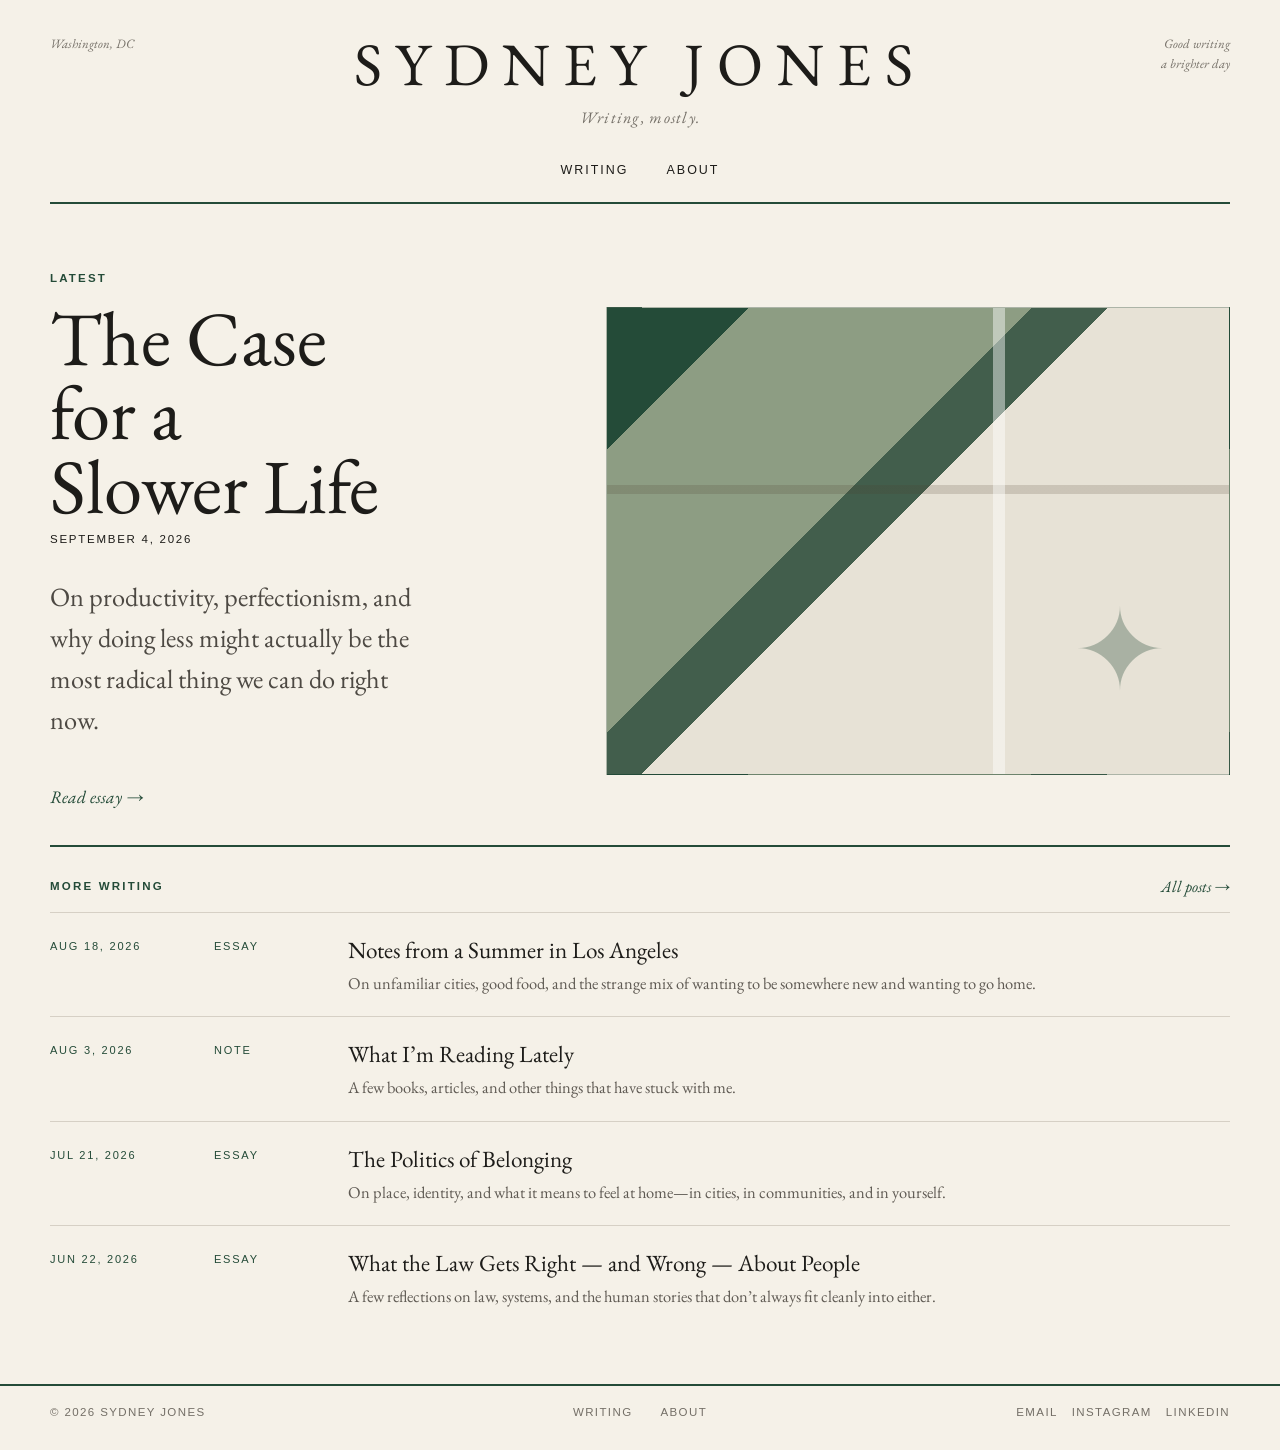
<file: index.html>
<!doctype html><html lang="en"><head><meta charset="utf-8"><meta name="viewport" content="width=device-width, initial-scale=1"><title>Sydney Jones — Writing</title><link rel="stylesheet" href="styles.css"></head><body>
<header class="site-header"><div class="shell"><div class="topline"><div class="corner">Washington, DC</div><a class="brand" href="index.html"><h1>SYDNEY JONES</h1><p>Writing, mostly.</p></a><div class="corner right">Good writing<br>a brighter day</div></div><nav class="nav"><a href="writing.html">Writing</a><a href="about.html">About</a></nav><hr class="rule"></div></header>
<main class="shell"><section class="hero"><div><div class="eyebrow">Latest</div><h2>The Case for a Slower Life</h2><p class="date">September 4, 2026</p><p class="deck">On productivity, perfectionism, and why doing less might actually be the most radical thing we can do right now.</p><a class="read-link" href="article.html">Read essay →</a></div><a class="hero-art" href="article.html" aria-label="Read The Case for a Slower Life"></a></section>
<section class="archive"><div class="archive-head"><div class="section-title">More writing</div><a href="writing.html">All posts →</a></div>
<div class="post-row"><div class="post-date">Aug 18, 2026</div><div class="post-type">Essay</div><div><h3><a href="article.html">Notes from a Summer in Los Angeles</a></h3><p>On unfamiliar cities, good food, and the strange mix of wanting to be somewhere new and wanting to go home.</p></div></div>
<div class="post-row"><div class="post-date">Aug 3, 2026</div><div class="post-type">Note</div><div><h3><a href="article.html">What I’m Reading Lately</a></h3><p>A few books, articles, and other things that have stuck with me.</p></div></div>
<div class="post-row"><div class="post-date">Jul 21, 2026</div><div class="post-type">Essay</div><div><h3><a href="article.html">The Politics of Belonging</a></h3><p>On place, identity, and what it means to feel at home—in cities, in communities, and in yourself.</p></div></div>
<div class="post-row"><div class="post-date">Jun 22, 2026</div><div class="post-type">Essay</div><div><h3><a href="article.html">What the Law Gets Right — and Wrong — About People</a></h3><p>A few reflections on law, systems, and the human stories that don’t always fit cleanly into either.</p></div></div>
</section></main>
<footer><div class="shell footer-inner"><div>© 2026 Sydney Jones</div><div class="footer-nav"><a href="writing.html">Writing</a><a href="about.html">About</a></div><div class="footer-links"><a href="mailto:hello@example.com">Email</a><a href="#">Instagram</a><a href="#">LinkedIn</a></div></div></footer>
</body></html>
</file>
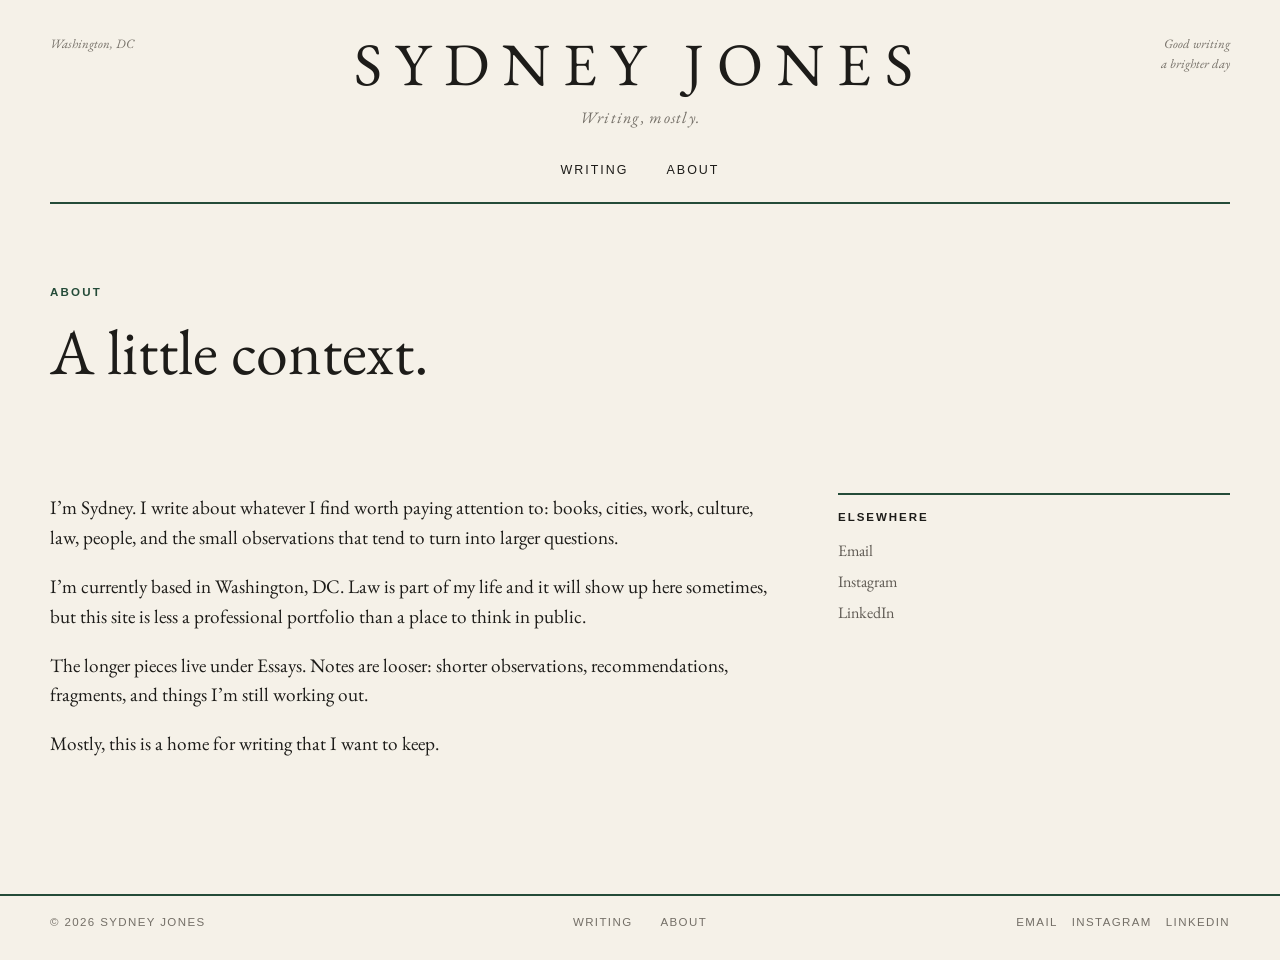
<file: about.html>
<!doctype html><html lang="en"><head><meta charset="utf-8"><meta name="viewport" content="width=device-width, initial-scale=1"><title>About — Sydney Jones</title><link rel="stylesheet" href="styles.css"></head><body>
<header class="site-header"><div class="shell"><div class="topline"><div class="corner">Washington, DC</div><a class="brand" href="index.html"><h1>SYDNEY JONES</h1><p>Writing, mostly.</p></a><div class="corner right">Good writing<br>a brighter day</div></div><nav class="nav"><a href="writing.html">Writing</a><a href="about.html">About</a></nav><hr class="rule"></div></header>
<main class="shell"><section class="page-intro"><div class="eyebrow">About</div><h2>A little context.</h2></section><section class="about-grid"><div class="about-copy"><p>I’m Sydney. I write about whatever I find worth paying attention to: books, cities, work, culture, law, people, and the small observations that tend to turn into larger questions.</p><p>I’m currently based in Washington, DC. Law is part of my life and it will show up here sometimes, but this site is less a professional portfolio than a place to think in public.</p><p>The longer pieces live under Essays. Notes are looser: shorter observations, recommendations, fragments, and things I’m still working out.</p><p>Mostly, this is a home for writing that I want to keep.</p></div><aside class="about-card"><h3>Elsewhere</h3><a href="mailto:hello@example.com">Email</a><a href="#">Instagram</a><a href="#">LinkedIn</a></aside></section></main>
<footer><div class="shell footer-inner"><div>© 2026 Sydney Jones</div><div class="footer-nav"><a href="writing.html">Writing</a><a href="about.html">About</a></div><div class="footer-links"><a href="mailto:hello@example.com">Email</a><a href="#">Instagram</a><a href="#">LinkedIn</a></div></div></footer>
</body></html>
</file>
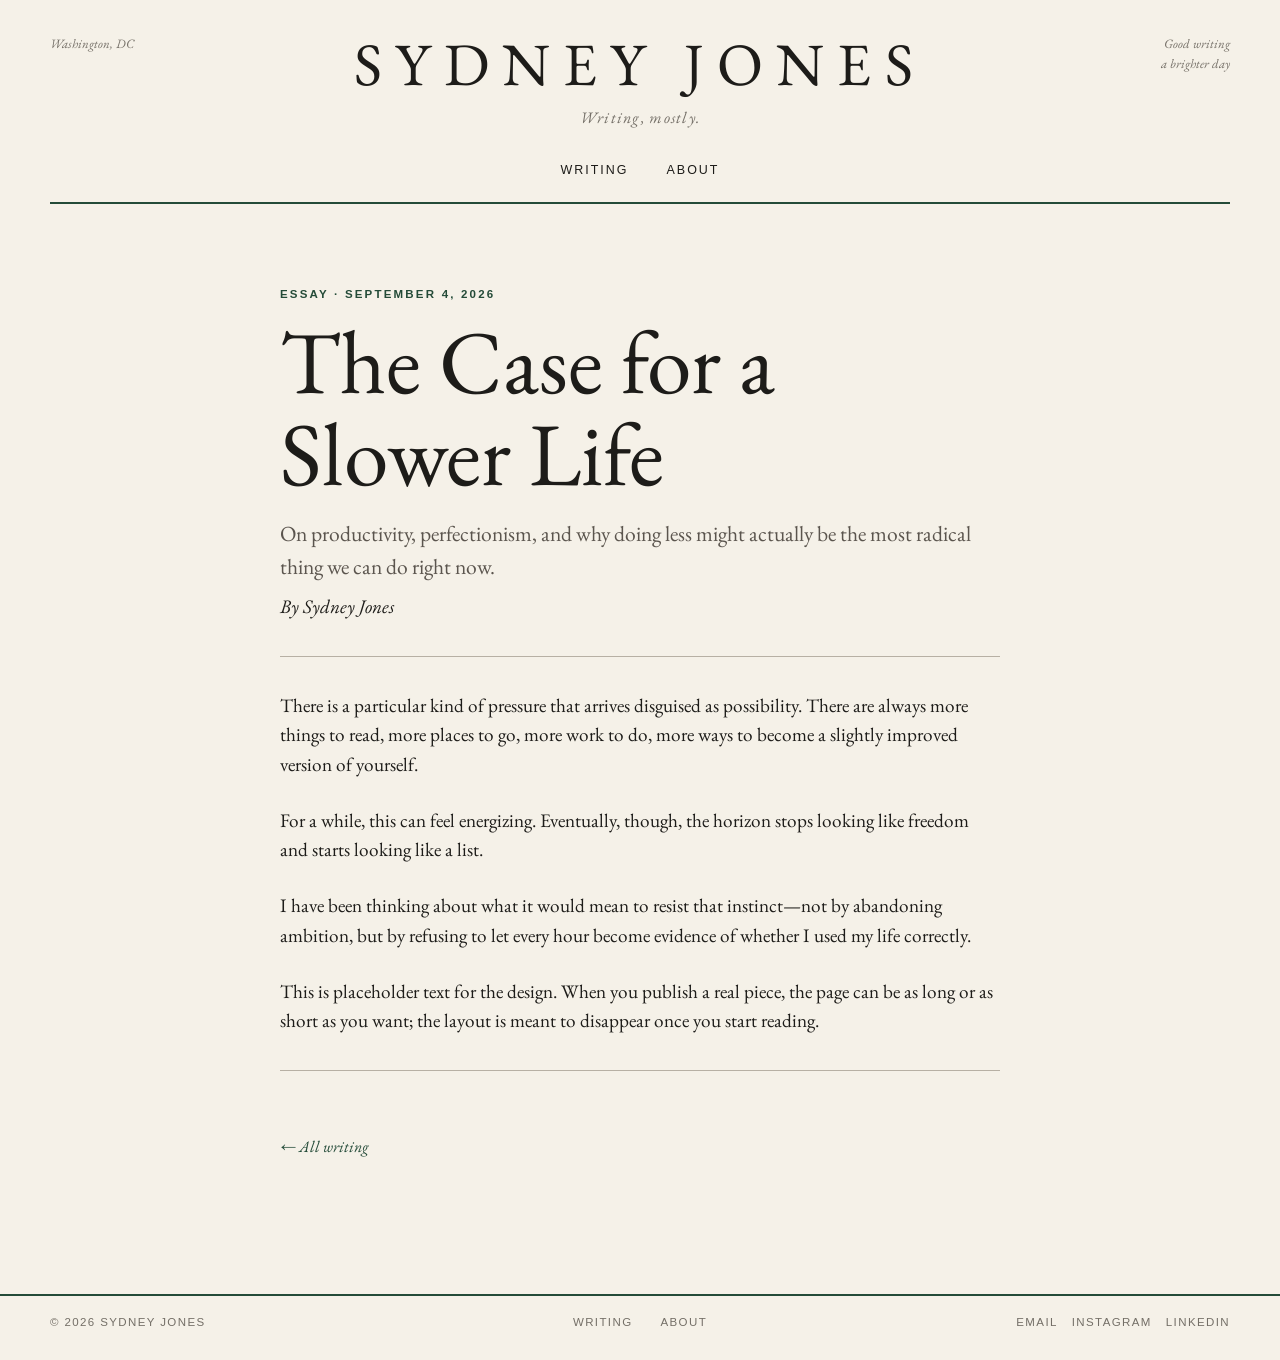
<file: article.html>
<!doctype html><html lang="en"><head><meta charset="utf-8"><meta name="viewport" content="width=device-width, initial-scale=1"><title>The Case for a Slower Life — Sydney Jones</title><link rel="stylesheet" href="styles.css"></head><body>
<header class="site-header"><div class="shell"><div class="topline"><div class="corner">Washington, DC</div><a class="brand" href="index.html"><h1>SYDNEY JONES</h1><p>Writing, mostly.</p></a><div class="corner right">Good writing<br>a brighter day</div></div><nav class="nav"><a href="writing.html">Writing</a><a href="about.html">About</a></nav><hr class="rule"></div></header>
<main><article class="article"><div class="meta">Essay · September 4, 2026</div><h1>The Case for a Slower Life</h1><p class="subhead">On productivity, perfectionism, and why doing less might actually be the most radical thing we can do right now.</p><p class="byline">By Sydney Jones</p><hr><p>There is a particular kind of pressure that arrives disguised as possibility. There are always more things to read, more places to go, more work to do, more ways to become a slightly improved version of yourself.</p><p>For a while, this can feel energizing. Eventually, though, the horizon stops looking like freedom and starts looking like a list.</p><p>I have been thinking about what it would mean to resist that instinct—not by abandoning ambition, but by refusing to let every hour become evidence of whether I used my life correctly.</p><p>This is placeholder text for the design. When you publish a real piece, the page can be as long or as short as you want; the layout is meant to disappear once you start reading.</p><hr><a class="back" href="writing.html">← All writing</a></article></main>
<footer><div class="shell footer-inner"><div>© 2026 Sydney Jones</div><div class="footer-nav"><a href="writing.html">Writing</a><a href="about.html">About</a></div><div class="footer-links"><a href="mailto:hello@example.com">Email</a><a href="#">Instagram</a><a href="#">LinkedIn</a></div></div></footer>
</body></html>
</file>
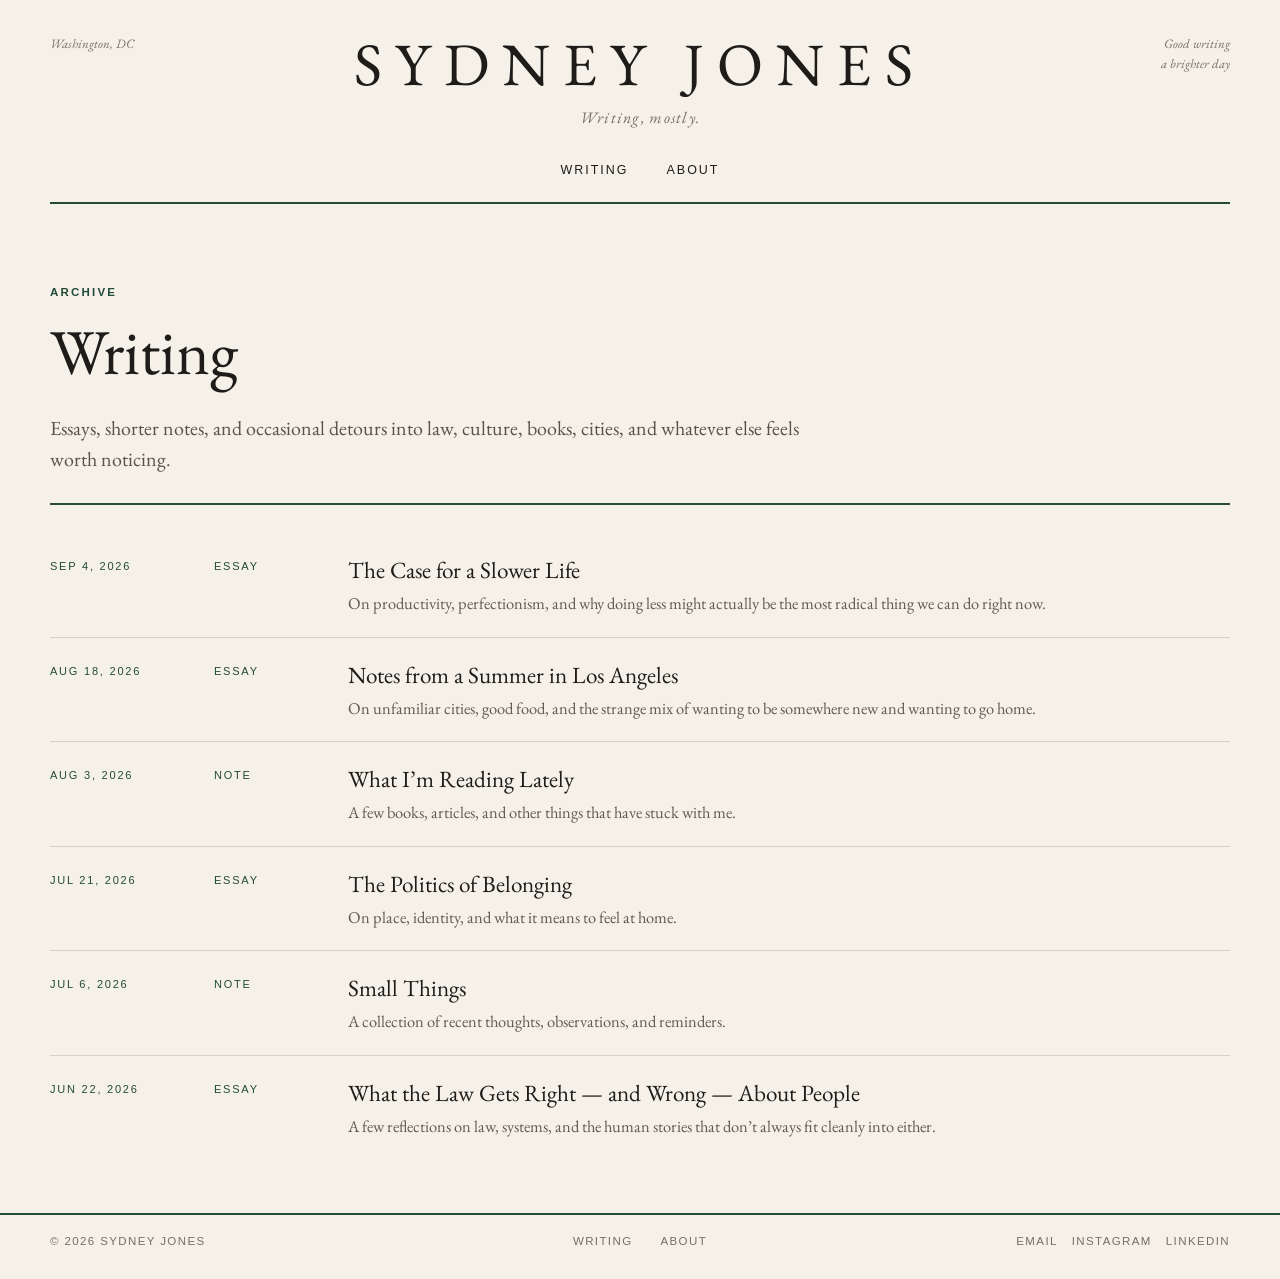
<file: writing.html>
<!doctype html><html lang="en"><head><meta charset="utf-8"><meta name="viewport" content="width=device-width, initial-scale=1"><title>Writing — Sydney Jones</title><link rel="stylesheet" href="styles.css"></head><body>
<header class="site-header"><div class="shell"><div class="topline"><div class="corner">Washington, DC</div><a class="brand" href="index.html"><h1>SYDNEY JONES</h1><p>Writing, mostly.</p></a><div class="corner right">Good writing<br>a brighter day</div></div><nav class="nav"><a href="writing.html">Writing</a><a href="about.html">About</a></nav><hr class="rule"></div></header>
<main class="shell"><section class="page-intro"><div class="eyebrow">Archive</div><h2>Writing</h2><p>Essays, shorter notes, and occasional detours into law, culture, books, cities, and whatever else feels worth noticing.</p></section><section class="archive">
<div class="post-row"><div class="post-date">Sep 4, 2026</div><div class="post-type">Essay</div><div><h3><a href="article.html">The Case for a Slower Life</a></h3><p>On productivity, perfectionism, and why doing less might actually be the most radical thing we can do right now.</p></div></div>
<div class="post-row"><div class="post-date">Aug 18, 2026</div><div class="post-type">Essay</div><div><h3><a href="article.html">Notes from a Summer in Los Angeles</a></h3><p>On unfamiliar cities, good food, and the strange mix of wanting to be somewhere new and wanting to go home.</p></div></div>
<div class="post-row"><div class="post-date">Aug 3, 2026</div><div class="post-type">Note</div><div><h3><a href="article.html">What I’m Reading Lately</a></h3><p>A few books, articles, and other things that have stuck with me.</p></div></div>
<div class="post-row"><div class="post-date">Jul 21, 2026</div><div class="post-type">Essay</div><div><h3><a href="article.html">The Politics of Belonging</a></h3><p>On place, identity, and what it means to feel at home.</p></div></div>
<div class="post-row"><div class="post-date">Jul 6, 2026</div><div class="post-type">Note</div><div><h3><a href="article.html">Small Things</a></h3><p>A collection of recent thoughts, observations, and reminders.</p></div></div>
<div class="post-row"><div class="post-date">Jun 22, 2026</div><div class="post-type">Essay</div><div><h3><a href="article.html">What the Law Gets Right — and Wrong — About People</a></h3><p>A few reflections on law, systems, and the human stories that don’t always fit cleanly into either.</p></div></div>
</section></main>
<footer><div class="shell footer-inner"><div>© 2026 Sydney Jones</div><div class="footer-nav"><a href="writing.html">Writing</a><a href="about.html">About</a></div><div class="footer-links"><a href="mailto:hello@example.com">Email</a><a href="#">Instagram</a><a href="#">LinkedIn</a></div></div></footer>
</body></html>
</file>
<file: styles.css>
@import url('https://fonts.googleapis.com/css2?family=EB+Garamond:ital,wght@0,400;0,500;0,600;1,400;1,500&display=swap');
:root {
  --paper:#f5f1e8;
  --ink:#1d1c19;
  --muted:#746f67;
  --rule:#b7b0a4;
  --accent:#244b38;
  --accent-soft:#dfe6dc;
  --max:1180px;
  --reading:720px;
}
*{box-sizing:border-box}
html{scroll-behavior:smooth}
body{margin:0;background:var(--paper);color:var(--ink);font-family:'EB Garamond',Garamond,Georgia,'Times New Roman',serif;line-height:1.55}
a{color:inherit;text-decoration:none}
a:hover{color:var(--accent)}
.shell{width:min(calc(100% - 40px),var(--max));margin:0 auto}
.site-header{padding:34px 0 18px}
.topline{display:grid;grid-template-columns:1fr auto 1fr;align-items:start;gap:24px}
.corner{font-size:.8rem;color:var(--muted);font-style:italic}
.corner.right{text-align:right}
.brand{text-align:center}
.brand h1{color:var(--ink)}
.brand h1{font-size:clamp(2rem,4.7vw,4.1rem);font-weight:400;letter-spacing:.22em;margin:0;line-height:1}.brand p{margin:12px 0 0;color:var(--muted);font-style:italic;letter-spacing:.08em}
.nav{display:flex;justify-content:center;gap:38px;margin-top:30px;font-family:Arial,Helvetica,sans-serif;font-size:.78rem;letter-spacing:.16em;text-transform:uppercase}
.rule{border:0;border-top:2px solid var(--accent);margin:22px 0 0}
.hero{display:grid;grid-template-columns:minmax(0,.95fr) minmax(0,1.2fr);gap:62px;padding:48px 0 34px;align-items:center}
.eyebrow,.section-title,.meta{font-family:Arial,Helvetica,sans-serif;text-transform:uppercase;letter-spacing:.19em;font-size:.72rem;color:var(--accent);font-weight:600}
.hero h2{font-size:clamp(3rem,6vw,5.7rem);font-weight:400;line-height:.96;margin:14px 0 8px;max-width:9ch}.hero .date{font-family:Arial,Helvetica,sans-serif;text-transform:uppercase;letter-spacing:.15em;font-size:.72rem;margin:0 0 28px}.deck{font-size:clamp(1.15rem,2.2vw,1.65rem);color:#4d4943;max-width:29ch}.read-link{display:inline-block;margin-top:16px;color:var(--accent);font-style:italic;font-size:1.1rem}
.hero-art{aspect-ratio:4/3;border:1px solid rgba(36,75,56,.3);background:linear-gradient(135deg,#244b38 0 13%,#8d9d83 13% 39%,#425e4c 39% 46%,#e7e2d6 46% 100%);position:relative;overflow:hidden}
.hero-art:before{content:'';position:absolute;inset:0;background:linear-gradient(90deg,transparent 0 62%,rgba(255,255,255,.45) 62% 64%,transparent 64% 100%),linear-gradient(180deg,transparent 0 38%,rgba(75,59,42,.18) 38% 40%,transparent 40% 100%)}
.hero-art:after{content:'✦';position:absolute;right:10%;bottom:8%;font-size:7rem;color:rgba(36,75,56,.32)}
.archive{padding:28px 0 10px;border-top:2px solid var(--accent)}
.archive-head{display:flex;justify-content:space-between;align-items:center;margin-bottom:12px}.archive-head a{color:var(--accent);font-style:italic}
.post-row{display:grid;grid-template-columns:140px 110px 1fr;gap:24px;padding:20px 0;border-top:1px solid rgba(183,176,164,.5)}
.post-row:first-of-type{border-top:0}.post-row h3{font-size:1.45rem;font-weight:400;margin:0 0 2px}.post-row p{margin:0;color:#5f5a53;font-size:1.03rem}.post-date,.post-type{font-family:Arial,Helvetica,sans-serif;text-transform:uppercase;letter-spacing:.16em;font-size:.69rem;color:var(--accent);padding-top:5px}
.page-intro{max-width:760px;padding:62px 0 28px}.page-intro h2{font-size:clamp(2.7rem,5vw,4.8rem);font-weight:400;margin:0 0 12px}.page-intro p{font-size:1.25rem;color:#57524b;margin:0}
.article{width:min(calc(100% - 40px),var(--reading));margin:0 auto;padding:64px 0 90px}.article h1{font-size:clamp(3rem,7vw,5.6rem);font-weight:400;line-height:1.02;margin:12px 0}.article .subhead{font-size:1.35rem;color:#5b554e;margin:18px 0 8px}.article .byline{font-style:italic;margin:8px 0 34px}.article p{font-size:1.2rem;margin:0 0 1.35em}.article hr{border:0;border-top:1px solid var(--rule);margin:34px 0}.back{display:inline-block;margin-top:30px;color:var(--accent);font-style:italic}
.about-grid{display:grid;grid-template-columns:1.3fr .7fr;gap:60px;padding:52px 0 72px}.about-copy{max-width:720px}.about-copy p{font-size:1.2rem;margin-top:0}.about-card{border-top:2px solid var(--accent);padding-top:14px}.about-card h3{font-family:Arial,Helvetica,sans-serif;text-transform:uppercase;letter-spacing:.17em;font-size:.72rem;margin:0 0 12px}.about-card p,.about-card a{color:#5f5a53}.about-card a{display:block;margin:6px 0}
footer{border-top:2px solid var(--accent);margin-top:44px;padding:18px 0 28px;font-family:Arial,Helvetica,sans-serif;font-size:.72rem;letter-spacing:.12em;text-transform:uppercase;color:var(--muted)}.footer-inner{display:grid;grid-template-columns:1fr auto 1fr;align-items:center;gap:20px}.footer-nav{display:flex;gap:28px}.footer-links{text-align:right}.footer-links a{margin-left:14px}
@media (max-width:800px){.shell{width:min(calc(100% - 28px),var(--max))}.topline{grid-template-columns:1fr}.corner{display:none}.brand h1{letter-spacing:.15em}.hero{grid-template-columns:1fr;gap:28px;padding-top:34px}.hero h2{max-width:none}.hero-art{order:-1}.post-row{grid-template-columns:1fr;gap:6px}.post-date,.post-type{padding-top:0}.post-type{display:inline}.about-grid{grid-template-columns:1fr;gap:24px}.footer-inner{grid-template-columns:1fr;text-align:center}.footer-nav{justify-content:center}.footer-links{text-align:center}.footer-links a{margin:0 7px}}
</file>
